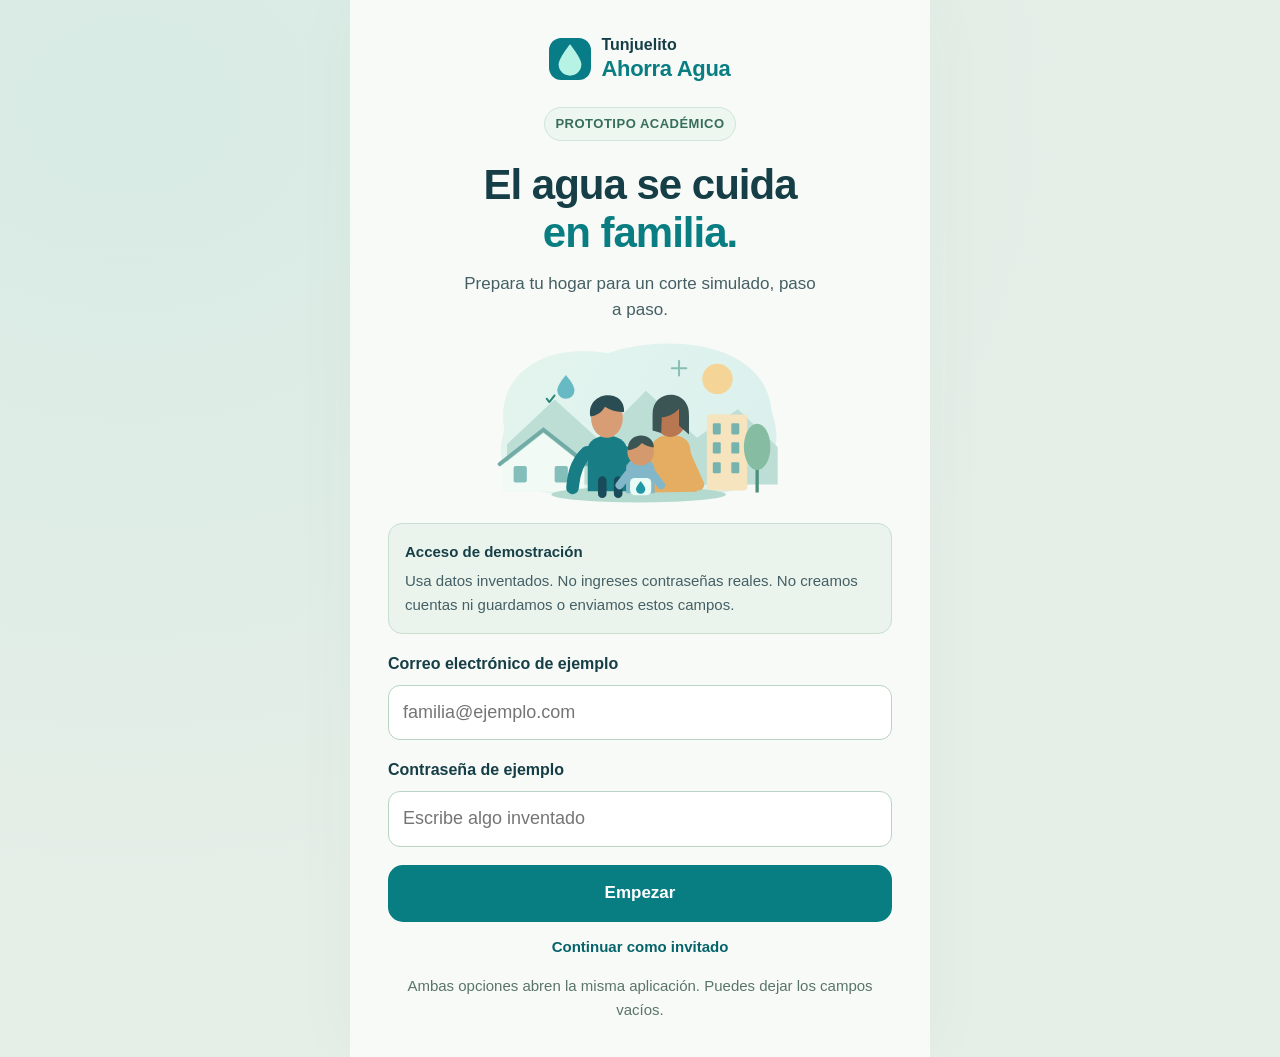
<file: index.html>
<!DOCTYPE html>
<html lang="es">
<head>
    <meta charset="UTF-8">
    <meta name="viewport" content="width=device-width, initial-scale=1.0">

    <meta http-equiv="refresh"
          content="0; url=./TunjuelitoAhorraAgua_V3_Clasica/">

    <title>Tunjuelito Ahorra Agua</title>
</head>
<body>
    <p>Abriendo Tunjuelito Ahorra Agua...</p>

    <a href="./TunjuelitoAhorraAgua_V3_Clasica/">
        Entrar a la aplicación
    </a>
</body>
</html>
</file>
<file: TunjuelitoAhorraAgua_V3_Clasica/css/styles.css>
/* Mobile first. La misma experiencia vertical se conserva en escritorio. */
:root {
  --ink:#163e46; --muted:#455f64; --teal:#087d82; --teal-dark:#05636a;
  --mint:#e4f3ea; --paper:#f7faf7; --line:#d5e4dd; --white:#fff;
  --amber:#81511c; --amber-bg:#fff1dc;
}
*{box-sizing:border-box}
html{scroll-behavior:smooth}
body{margin:0;color:var(--ink);background:var(--paper);font:17px/1.55 'Segoe UI',Arial,sans-serif;overflow-wrap:break-word}
button,input{font:inherit}button,a,input,summary{-webkit-tap-highlight-color:transparent}button,a,summary{touch-action:manipulation}button,summary{cursor:pointer}
a{color:inherit;text-decoration:none}button{border:0}button:disabled{opacity:.38;cursor:default}
button:focus-visible,a:focus-visible,input:focus-visible,summary:focus-visible{outline:3px solid #b67522;outline-offset:3px}
svg{width:24px;height:24px;flex-shrink:0;vertical-align:middle}h1,h2,h3,p{margin:0}h1{font-size:32px;line-height:1.14;letter-spacing:-1px;font-weight:750}h2{font-size:21px;line-height:1.3;letter-spacing:-.4px}h3{font-size:18px;line-height:1.35}p{color:var(--muted)}small{font-size:14px}.muted{color:var(--muted)}
.app{max-width:580px;margin:0 auto;min-height:100vh;background:var(--paper)}
.app-header{display:flex;justify-content:space-between;align-items:center;padding:22px 22px 18px;gap:12px}
.brand{display:flex;gap:10px;align-items:center;font-size:13px;line-height:1.25;min-height:44px;font-weight:650}.brand strong{display:block;font-size:17px;color:var(--teal);letter-spacing:-.3px}.brand-icon{height:42px;width:37px;background:var(--teal);border-radius:15px 15px 15px 4px;display:grid;place-items:center;color:#daf3e9}.brand-icon svg{width:26px;height:26px}.academic{color:#50766c;text-align:right;font-size:9px;letter-spacing:1.2px;line-height:1.6;font-weight:750;border-left:1px solid #cdded7;padding-left:13px}
main{padding:12px 22px 0;min-height:65vh}main:focus{outline:none}.app-footer{text-align:center;font-size:13px;padding:32px 22px 118px;color:#56766c}.app-footer span{font-size:11px;color:var(--muted)}
#bottom-nav{position:fixed;bottom:0;left:50%;transform:translateX(-50%);width:100%;max-width:580px;z-index:20;background:rgba(255,255,255,.98);border-top:1px solid var(--line);display:grid;grid-template-columns:repeat(4,1fr);padding:8px 8px calc(9px + env(safe-area-inset-bottom));box-shadow:0 -6px 24px #254e3c05}
#bottom-nav a{min-height:57px;display:flex;align-items:center;justify-content:center;flex-direction:column;gap:3px;font-size:12px;color:var(--muted);font-weight:600;border-radius:12px}#bottom-nav a>span{display:grid;place-items:center;border-radius:20px;width:49px;height:29px}#bottom-nav a[aria-current]{color:#086e65}#bottom-nav a[aria-current]>span{background:#dcefe6}#bottom-nav a[aria-current] svg{stroke-width:2.1}#bottom-nav svg{width:22px;height:22px}
.welcome{text-align:center;padding-top:4px}.local-pill{display:inline-flex;align-items:center;gap:6px;border:1px solid #d0e6da;background:#edf7ef;color:#376d5b;border-radius:24px;padding:6px 10px;font-size:9px;font-weight:750;letter-spacing:1.4px}.local-pill svg{height:13px;width:13px}.welcome h1{font-size:35px;letter-spacing:-1.3px;line-height:1.13;margin:21px -2px 14px}.welcome h1 em{font-style:normal;color:var(--teal)}.welcome>p{font-size:16px;line-height:1.6;max-width:385px;margin:auto}.family-art{display:block;width:calc(100% + 12px);max-width:480px;height:auto;max-height:220px;margin:12px -6px 17px;object-fit:contain}.welcome-actions{display:grid;gap:11px}.btn{display:flex;align-items:center;justify-content:center;gap:11px;min-height:54px;width:100%;padding:14px 17px;background:var(--teal);border:1.5px solid transparent;color:white;border-radius:15px;font-size:16px;font-weight:650;line-height:1.35;text-align:center}.btn:hover{background:var(--teal-dark)}.btn svg{width:20px;height:20px}.btn.secondary{background:var(--white);color:var(--teal-dark);border-color:#bed9ce}.btn.secondary:hover{background:#eaf6f0}.welcome-actions>.btn{font-size:15px}.resume{display:flex;justify-content:center;align-items:center;min-height:48px;color:var(--teal-dark);font-size:14px;font-weight:650;margin-top:8px}.welcome-promise{display:flex;justify-content:center;gap:12px;font-size:11px;color:#577568;margin:20px 0}.welcome-promise svg{width:13px;height:13px;margin-right:3px}.welcome .note{text-align:left;margin-bottom:0}.note{display:flex;align-items:flex-start;gap:10px;padding:16px;background:#edf5f0;border:1px solid #d9e8df;border-radius:14px;margin:23px 0}.note svg{height:19px;width:19px;color:#47786b;margin-top:2px}.note p{font-size:14px;line-height:1.6;color:#476357}.note.warning{background:#fff3df;border-color:#efddbf}.note.warning p,.note.warning svg{color:#79511e}.note.compact{padding:13px}.note.compact p{font-size:12px}.note strong{color:inherit}.eyebrow{display:block;color:var(--teal);font-size:10px;font-weight:750;letter-spacing:1.6px;margin-bottom:12px}.heading{margin:17px 0 26px}.heading p{font-size:16px;margin-top:13px;line-height:1.6}.back-link{display:inline-flex;align-items:center;gap:6px;color:var(--muted);font-size:14px;min-height:44px;margin-bottom:6px}.back-link svg{width:18px}.stepper{margin-top:8px;margin-bottom:23px}.step-label{display:flex;justify-content:space-between;gap:10px;font-size:11px;font-weight:650;color:var(--teal);letter-spacing:1px}.step-label span:last-child{color:var(--muted);letter-spacing:0;font-weight:400;font-size:12px}.stepper ol{list-style:none;padding:0;margin:6px 0 0;display:grid;grid-template-columns:repeat(4,1fr);gap:6px}.stepper li a{min-height:44px;display:flex;align-items:center;position:relative}.stepper li a::before{content:'';width:100%;height:5px;border-radius:8px;background:#dde8e1}.stepper li.done a::before{background:var(--teal)}.stepper li span{position:absolute;width:25px;height:25px;border-radius:50%;display:grid;place-items:center;background:#e1ece5;font-size:11px;font-weight:700;color:#5c7469}.stepper li.done span{background:var(--teal);color:#fff}.stepper a[aria-current] span{box-shadow:0 0 0 4px #e0eee7}
.surface{background:#fff;border:1px solid var(--line);border-radius:22px;padding:25px 22px}.family-count{text-align:center;padding:27px 16px}.family-count>label{font-size:17px;font-weight:650}.counter{display:flex;justify-content:center;align-items:center;gap:14px;margin:24px 0}.counter button{width:52px;height:52px;border-radius:50%;font-size:27px;font-weight:400;background:#e9f4ed;color:#086f72;flex-shrink:0}.counter input{width:88px;font-size:49px;font-weight:650;text-align:center;border:0;color:var(--ink);background:transparent;line-height:1.2;appearance:textfield;-moz-appearance:textfield;padding:0;min-height:65px}.counter input::-webkit-inner-spin-button,.counter input::-webkit-outer-spin-button{appearance:none}.family-count>.muted{font-size:14px}.plain{border:0;padding:0;margin:27px 0 0;min-width:0}.plain legend{font-size:17px;font-weight:650;margin-bottom:14px}.choice-list,.activity-choices{display:grid;gap:12px}.choice{position:relative;display:flex;gap:13px;align-items:center;min-height:86px;padding:17px 15px;border-radius:17px;border:1.5px solid #d4e3da;background:white;cursor:pointer}.choice input{position:absolute;opacity:0;width:1px;height:1px}.choice:has(input:checked){border-color:#78b5a0;background:#edf7f0}.choice:has(input:focus-visible){outline:3px solid #b67522;outline-offset:3px}.choice-icon{width:42px;height:42px;display:grid;place-items:center;flex-shrink:0;background:#eaf4ed;border-radius:13px;color:var(--teal)}.choice-text{flex:1;min-width:0}.choice strong,.essential strong{font-size:16px;font-weight:650;display:block;line-height:1.35}.choice small,.essential small{display:block;font-size:13px;color:var(--muted);line-height:1.45;margin-top:5px}.choice-check{height:24px;width:24px;border:1.5px solid #adcbc0;border-radius:7px;display:grid;place-items:center;flex-shrink:0;background:white;color:transparent}.choice-check svg{width:16px;height:16px}.choice:has(input:checked) .choice-check{background:#158479;color:#fff;border-color:#158479}.quiet{font-size:14px;color:var(--muted);line-height:1.65;margin:17px 0}.wizard-actions{display:flex;gap:12px;margin-top:28px}.wizard-actions>.back{width:auto;flex-shrink:0;background:transparent;border-color:#cbded2;color:var(--teal-dark);padding:12px 13px;font-size:15px}.save-note{text-align:center;font-size:12px;color:#5a7568;margin-top:14px}.essential{display:flex;align-items:flex-start;gap:13px;padding:16px 15px;border-radius:16px;border:1px solid var(--line);background:#fff}.essential .choice-icon{width:37px;height:37px;border-radius:11px}.essential .choice-icon svg{width:22px}.included{display:flex;gap:5px;align-items:center;font-size:11px;color:#386b56;margin-top:7px}.included svg{height:13px;width:13px}.customize{border:1px solid var(--line);border-radius:17px;background:#fff;margin:22px 0;overflow:hidden}.customize summary{display:flex;align-items:center;gap:11px;padding:17px;min-height:64px;list-style:none;color:var(--ink);font-size:16px;font-weight:650}.customize summary::-webkit-details-marker{display:none}.customize summary>svg{color:var(--teal);height:21px;width:21px}.customize summary>span:first-of-type{flex:1;min-width:0}.customize summary small{display:block;color:var(--muted);font-weight:400;font-size:12px;margin-top:3px}.customize summary>span:last-child:not(:first-of-type){font-size:24px;color:var(--teal);font-weight:400}.customize[open] summary{border-bottom:1px solid var(--line)}.details-content{padding:0 18px 18px}.details-content>p{font-size:15px;margin-top:18px}.field{display:flex;flex-direction:column;gap:8px;font-size:16px;font-weight:600;margin:23px 0}.field input{min-height:53px;padding:13px 14px;width:100%;min-width:0;border:1.5px solid #b9d3c7;border-radius:12px;background:white;color:var(--ink);font-size:18px;font-weight:400}.field small{font-size:13px;color:var(--muted);font-weight:400;line-height:1.5}.form-error{color:#a53d28;font-size:15px;font-weight:600;margin:18px 0}.form-error:empty{display:none}.water-entry{text-align:center;background:#eaf5f0;padding:22px 17px;border-color:#cce1d5}.water-icon{display:flex;align-items:center;justify-content:center;width:54px;height:54px;border-radius:18px;background:#d6eae0;color:#087b7d;margin:0 auto 13px}.water-icon svg{height:31px;width:31px}.water-entry>label{display:block;font-size:16px;font-weight:600}.liters-input{display:flex;justify-content:center;align-items:baseline;gap:8px;margin:10px 0 22px;min-width:0}.liters-input input{width:165px;max-width:70%;font-size:49px;line-height:1.3;text-align:center;background:transparent;border:0;border-bottom:2px solid #99c6b3;border-radius:0;color:var(--ink);font-weight:650;padding:0;appearance:textfield;-moz-appearance:textfield}.liters-input input::-webkit-inner-spin-button,.liters-input input::-webkit-outer-spin-button{appearance:none}.liters-input>span{font-size:17px;color:#48715e}.quick-values{display:flex;justify-content:center;gap:10px}.quick-values button{min-height:44px;min-width:65px;padding:8px 12px;color:var(--teal-dark);background:white;border:1px solid #c5ddcf;border-radius:25px;font-size:14px;font-weight:650}.duration{margin-top:28px}.duration>p{font-size:14px;margin:7px 0 17px}.duration-options{display:grid;grid-template-columns:repeat(3,1fr);gap:10px}.duration-options button{border:1.5px solid #cbded2;background:white;color:var(--ink);border-radius:14px;min-height:66px;font-size:23px;font-weight:650;display:flex;align-items:center;justify-content:center;gap:5px}.duration-options button span{font-size:12px;font-weight:400}.duration-options button[aria-pressed=true]{background:#e1f1e6;border-color:#4c9c86;color:#126c5e}.duration .field{font-size:14px;margin-top:18px}.plan-card{border:1px solid #bedfcf;background:linear-gradient(145deg,#e3f2e7,#e7f5f2);border-radius:24px;padding:25px 19px 18px;text-align:center;position:relative;overflow:hidden}.plan-icon{margin:auto auto 14px;width:47px;height:47px;background:#cce7d9;border-radius:50%;display:grid;place-items:center;color:var(--teal)}.plan-icon svg{height:27px;width:27px}.plan-card>p{font-size:15px;color:#42685c}.plan-number{font-size:62px;letter-spacing:-2.5px;font-weight:750;line-height:1.25;margin:9px 0 20px;color:#135858}.plan-number span{font-size:20px;letter-spacing:0;font-weight:400;display:block;margin-top:0}.available{display:flex;justify-content:space-between;gap:12px;border-top:1px solid #c1dbcb;padding:17px 0;font-size:15px}.available strong{font-size:18px}.balance{display:flex;align-items:flex-start;gap:10px;background:#fff3df;border:1px solid #e5d5b7;padding:14px 12px;border-radius:13px;text-align:left;color:#78501c}.balance-icon{width:25px;height:25px;flex-shrink:0;color:inherit}.balance-icon svg{height:21px;width:21px}.balance strong{font-size:15px;line-height:1.5;display:block}.balance p{font-size:12px;color:inherit;margin-top:5px;line-height:1.6}.balance.enough{background:#f4fcf5;color:#326344;border-color:#b6d7bf}.estimate-caption{font-size:13px;margin:15px 4px 25px;line-height:1.6}.section-title{display:flex;gap:10px;align-items:center;margin:28px 0 20px}.round-icon{width:37px;height:37px;border-radius:12px;background:#e5f1e7;color:#317c65;display:inline-grid;place-items:center;flex-shrink:0}.round-icon svg{height:21px;width:21px}.section-title h2{font-size:20px}.advice-steps{padding:0;list-style:none;counter-reset:advice}.advice-steps li{counter-increment:advice;position:relative;padding:0 0 23px 35px}.advice-steps li::before{content:counter(advice);position:absolute;left:0;top:0;width:24px;height:24px;background:#e1efe4;border-radius:50%;display:grid;place-items:center;font-size:12px;font-weight:650;color:#39775f}.advice-steps strong{font-size:16px}.advice-steps p{font-size:15px;margin-top:7px}.breakdown-row{display:flex;justify-content:space-between;align-items:center;gap:12px;padding:16px 0;border-bottom:1px solid var(--line);font-size:15px}.breakdown-row strong{white-space:nowrap;font-size:15px}.breakdown-row small{font-size:12px;display:block;color:var(--muted);margin-top:5px}.plan-actions{display:grid;gap:12px;margin:26px 0 12px}.extension-note{text-align:center;font-size:11px;margin-top:24px}.wide-link{display:flex;align-items:center;justify-content:center;gap:8px;width:100%;min-height:48px;padding:12px 8px;color:var(--teal-dark);font-size:15px;font-weight:600;background:transparent;text-align:center}.wide-link:hover,.back-link:hover,.resume:hover{text-decoration:underline}.example-list{display:grid;gap:15px}.example{display:flex;align-items:center;gap:14px;min-height:125px;width:100%;padding:20px 16px;border-radius:20px;text-align:left;background:#eaf4ed;color:var(--ink);border:1px solid #cfdfd5}.example.peach{background:#fbf0df;border-color:#ebddc3}.example.blue{background:#eaf3f7;border-color:#d1e0e9}.example>span:nth-child(2){flex:1;min-width:0}.example-icon{display:grid;place-items:center;flex-shrink:0;width:43px;height:54px;border-radius:17px;background:#fff9;color:#467c69}.example-icon svg{height:27px;width:27px}.example>svg{height:19px;width:19px}.example strong{display:block;font-size:17px;line-height:1.3}.example small{display:block;font-size:13px;color:var(--muted);margin:5px 0}.example-description{display:block;font-size:13px;line-height:1.45;color:var(--muted)}.menu-list{background:#fff;border:1px solid var(--line);border-radius:20px;overflow:hidden}.menu-item{display:flex;align-items:center;gap:13px;min-height:85px;padding:19px 16px;border-bottom:1px solid var(--line)}.menu-item:last-child{border-bottom:0}.menu-item>span:nth-child(2){flex:1;min-width:0}.menu-item>strong{flex:1}.menu-item>svg{width:18px;height:18px;color:var(--teal)}.menu-item strong{display:block;font-size:16px;line-height:1.4}.menu-item small{font-size:13px;display:block;line-height:1.5;color:var(--muted);margin-top:4px}.consumption-summary{text-align:center;background:#e9f4ed}.consumption-summary>p,.goal-result>p{font-size:15px}.summary-number{font-size:45px;letter-spacing:-1.5px;line-height:1.3;font-weight:700;margin:12px 0 18px}.summary-number span{display:block;font-size:15px;color:var(--muted);font-weight:400;letter-spacing:0;margin-top:1px}.inline-result{display:flex;justify-content:space-between;gap:12px;align-items:center;padding-top:17px;border-top:1px solid #cbded2;font-size:15px}.spaced{margin-top:28px;margin-bottom:16px}.receipt{border:1px solid var(--line);border-radius:17px;padding:15px 18px;margin-bottom:13px;background:white}.receipt-heading{display:flex;justify-content:space-between;align-items:center;gap:12px}.icon-button{height:44px;min-width:44px;display:grid;place-items:center;font-size:25px;border-radius:12px;background:#edf4ef;color:#496e60}.receipt-type{font-size:12px;color:var(--muted)}.receipt-values{display:flex;justify-content:space-between;align-items:center;gap:12px;margin-top:13px}.receipt-values strong{font-size:20px}.receipt-values span{font-size:14px;color:var(--muted)}.receipt>small{font-size:12px;color:var(--muted)}.bar{height:7px;background:#e1ece5;border-radius:10px;margin:12px 0}.bar span{display:block;height:100%;background:#64a895;border-radius:10px}.empty{padding:30px 18px;border:1px dashed #c1d9cb;border-radius:14px;font-size:16px;text-align:center}.check-row{display:flex;align-items:center;gap:12px;min-height:49px;font-size:16px;line-height:1.5;margin:8px 0;padding:8px 0;cursor:pointer}.check-row input{height:22px;width:22px;accent-color:var(--teal);flex-shrink:0}.habit-result{margin-top:30px;background:#edf5ef}.habit-result h2{font-size:19px}.habit-result>p{font-size:15px;margin-top:10px}.habit-result .quiet{font-size:13px}.goal-result{text-align:center;background:#eaf4ed}.goal-result .round-icon{margin-bottom:14px}.tips{display:grid;gap:16px;margin-bottom:24px}.tip{background:white;border:1px solid var(--line);border-radius:20px;padding:24px 21px}.tip.featured{background:#e5f3e8;border-color:#c8e2d1}.tip h2{margin:16px 0 12px;font-size:22px}.tip p{font-size:16px;line-height:1.65}.tip>small{display:block;font-size:12px;margin-top:16px;color:var(--muted)}.external{display:flex;align-items:center;justify-content:space-between;gap:9px;min-height:44px;padding:11px 0;color:var(--teal-dark);font-size:13px;font-weight:600}.external span{font-size:19px}.tip .external{margin-top:14px}.section-heading{display:flex;align-items:center;justify-content:space-between;gap:12px;margin:25px 0 15px}.section-heading span{font-size:13px;color:var(--muted)}.notice{background:#fff;border:1px solid var(--line);border-radius:17px;padding:20px 18px;margin-bottom:15px}.simulation-label{font-size:10px;line-height:1.6;color:#805721;letter-spacing:.4px;font-weight:750;display:block;margin-bottom:12px}.notice p{font-size:15px;margin-top:10px}.notice .wide-link{justify-content:flex-start;font-size:14px;margin-top:8px;padding-left:0}.source-list{border:1px solid var(--line);background:white;border-radius:16px;padding:4px 17px}.source-list .external{font-size:15px;min-height:58px;border-bottom:1px solid var(--line)}.source-list .external:last-child{border:0}.reset-area{margin-top:30px;padding:24px 18px;background:#eff3ed;border-radius:17px}.reset-area p{font-size:15px;margin:12px 0 20px}.reset-area h2{font-size:20px}
dialog{color:var(--ink);border:1px solid var(--line);border-radius:23px;padding:26px 22px;width:390px;max-width:calc(100% - 30px);box-shadow:0 25px 100px #163e4625}dialog::backdrop{background:#183c3b80;backdrop-filter:blur(3px)}.dialog-icon{background:#e2f0e6;border-radius:15px;display:grid;place-items:center;width:48px;height:48px;color:var(--teal);margin-bottom:18px}dialog h2{font-size:24px}dialog p{font-size:16px;margin-top:14px}.dialog-actions{display:flex;flex-direction:column-reverse;gap:10px;margin-top:25px}#toast{position:fixed;bottom:calc(93px + env(safe-area-inset-bottom));left:50%;transform:translateX(-50%);max-width:calc(100% - 32px);width:max-content;background:#173f41;color:white;font-size:14px;border-radius:13px;padding:14px 18px;z-index:50;pointer-events:none;opacity:0;box-shadow:0 8px 25px #153e4222;transition:opacity .15s}#toast.show{opacity:1}.skip{position:fixed;top:-100px;left:12px;background:white;padding:13px;z-index:99}.skip:focus{top:12px}
@media(min-width:600px){body{background:#e5eee7;background-image:radial-gradient(ellipse at 10% 10%,#d8ebe5,transparent 60%)}.app{border-left:1px solid #d0e1d5;border-right:1px solid #d0e1d5;box-shadow:0 0 70px #245c3b08}.app-header{padding:26px 38px 21px}main{padding:16px 38px 0}h1{font-size:36px}.welcome h1{font-size:45px}.family-art{margin:16px auto 22px;width:100%;max-height:245px}.welcome>p{font-size:17px}.btn{font-size:17px;min-height:57px}.welcome-actions>.btn{font-size:17px}.welcome-promise{font-size:12px;gap:24px}.academic{font-size:10px}.choice{padding:20px;min-height:94px}.essential{padding:20px}.plan-card{padding:32px 27px 25px}.plan-number{font-size:76px}.balance strong{font-size:17px}.balance p{font-size:14px}.plan-card>p{font-size:17px}#bottom-nav{border-left:1px solid #d0e1d5;border-right:1px solid #d0e1d5}.app-footer{padding-bottom:125px}}
@media(max-width:349px){.app-header{padding:17px 16px 15px}main{padding-left:16px;padding-right:16px}.brand{gap:8px}.brand strong{font-size:15px}.academic{font-size:8px;padding-left:8px;letter-spacing:.8px}h1{font-size:29px}.welcome h1{font-size:31px}.welcome>p{font-size:16px}.welcome-actions>.btn{font-size:14px;padding-left:10px;padding-right:10px}.welcome-promise{font-size:10px;gap:8px}.choice{padding:15px 12px;gap:10px}.choice-icon{width:34px;height:36px;border-radius:11px}.choice-icon svg{width:21px}.choice strong{font-size:15px}.choice small{font-size:13px}.choice-check{width:22px;height:22px}.essential{padding:15px 12px;gap:10px}.essential strong{font-size:15px}.wizard-actions{gap:8px}.wizard-actions .btn{font-size:15px;padding:13px 11px}.example{gap:10px;padding:17px 13px}.example-icon{width:34px;height:47px}.example strong{font-size:16px}.example-description{font-size:12px}.duration-options{gap:8px}.duration-options button{gap:3px;font-size:21px}.duration-options button span{font-size:11px}.plan-number{font-size:57px}.plan-card{padding:22px 15px 16px}.balance{padding:13px 10px}.balance strong{font-size:14px}.menu-item{gap:10px;padding:17px 13px}.menu-item strong{font-size:15px}.menu-item small{font-size:13px}.section-title h2{font-size:18px}}
@media(prefers-reduced-motion:reduce){html{scroll-behavior:auto}*{transition:none!important}}

/* Ajustes finales V2: lectura cómoda sin cambiar la estructura móvil. */
small,.note p,.note.compact p,.quiet,.save-note,.choice small,.essential small,
.customize summary small,.field small,.balance p,.estimate-caption,
.breakdown-row small,.extension-note,.example small,.example-description,
.menu-item small,.receipt-type,.receipt>small,.habit-result .quiet,.tip>small,
.external,.section-heading span,.duration>p,.duration .field,.family-count>.muted,
.app-footer,.app-footer span,.resume,.receipt-values span {
  font-size:15px;line-height:1.6;
}
.balance strong{font-size:16px}
#bottom-nav a{font-size:14px}
.academic{font-size:12px;letter-spacing:.4px;color:#365f53}
.local-pill,.eyebrow,.step-label,.step-label span:last-child,.included,
.simulation-label{font-size:13px;letter-spacing:.5px;line-height:1.5}
.welcome-promise{font-size:13px;gap:10px;flex-wrap:wrap;color:#455f53}
.duration-options button{flex-wrap:wrap}
.duration-options button span{font-size:14px}
.simulation-result{font-size:20px;line-height:1.35;letter-spacing:0;color:#135858;margin-bottom:8px}
.plan-card>.simulation-context{font-size:15px;line-height:1.6;color:#365e51;margin-bottom:18px}
.organize-next{padding:22px 18px;border:1px solid #bed9ce;border-radius:18px;background:#fff;margin:22px 0}
.organize-next p{font-size:16px;line-height:1.6;margin:12px 0 18px}
@media(max-width:349px){.academic{padding-left:8px;font-size:12px;letter-spacing:0}.brand{font-size:12px}.brand strong{font-size:14px}#bottom-nav{padding-left:4px;padding-right:4px}.welcome-promise{gap:8px}}

/* V3: extensiones sobre la misma interfaz V2. */
select{font:inherit;color:var(--ink)}
.field select{min-height:53px;padding:13px 32px 13px 14px;width:100%;min-width:0;border:1.5px solid #b9d3c7;border-radius:12px;background:#fff}
select:focus-visible{outline:3px solid #b67522;outline-offset:3px}
input[readonly]{background:#edf5f0}
.comparison,.chart,.period-detail,.reminders{margin:22px 0}
.comparison p,.reminders>p,.period-detail p{margin:13px 0}
.comparison a,.formula-list a,.reminders a:not(.btn){color:var(--teal-dark);text-decoration:underline}
.receipt-actions{display:flex;flex-wrap:wrap;gap:10px}.receipt-actions .btn{flex:1 1 150px;font-size:15px}
.period-detail h2{font-size:18px}.surface+.surface{margin-top:20px}
.pet-entry,.reminder{border-top:1px solid var(--line);padding:18px 0}.reminder p{margin:12px 0}.pet-entry .field{margin:16px 0}
.reference-table{width:100%;border-collapse:collapse;margin-top:18px;font-size:15px;line-height:1.6}
.reference-table thead{position:absolute;width:1px;height:1px;overflow:hidden;clip-path:inset(50%)}
.reference-table tr,.reference-table td{display:block}.reference-table tr{padding:15px 0;border-bottom:1px solid var(--line)}.reference-table tr:last-child{border:0}
.reference-table td{padding:5px 0}.reference-table td::before{content:attr(data-label) ': ';font-weight:650}.reference-table .external{display:inline-flex;gap:10px;font-size:15px}.reference-table td:first-child{font-size:17px;font-weight:650}
.formula-list{padding-left:22px;line-height:1.65}.formula-list li{margin-bottom:12px}
#contenido>.surface>p{margin-top:13px}#contenido>.surface>h2:not(:first-child){margin-top:24px}
@media(max-width:349px){.surface{padding:21px 17px}.inline-result{flex-wrap:wrap}.breakdown-row{flex-wrap:wrap}}

/* Ajustes de las dos variantes V3: misma paleta y distribución Mobile First. */
.source-card{margin:12px 0}.source-card summary{align-items:flex-start}
.source-value{display:block;color:var(--teal-dark);margin-top:6px;font-size:18px;line-height:1.45}
.source-card summary small{margin-top:6px}
.guide-progress{margin:12px 0 24px}
.guide-progress .step-label{gap:12px;align-items:center}
.guide-track{display:flex;gap:5px;margin-top:10px}
.guide-track span{height:5px;flex:1;background:#d5e4dd;border-radius:4px}
.guide-track .done{background:var(--teal)}
.guide-gate h1{font-size:28px}.guide-gate p{margin:16px 0 22px}
.guide-gate{margin-top:24px}

/* Gráfica vertical de recibos: eje fijo y desplazamiento solo dentro del gráfico. */
.receipt-chart{display:grid;grid-template-columns:52px minmax(0,1fr);gap:7px;margin-top:6px;--plot-height:230px;--plot-top:48px}
.receipt-chart-axis{height:var(--plot-height);position:relative;margin-top:var(--plot-top);color:var(--muted);font-size:13px;line-height:1}
.receipt-chart-axis>span{position:absolute;right:0;transform:translateY(50%);white-space:nowrap}
.receipt-chart-scroll{min-width:0;overflow-x:auto;padding:var(--plot-top) 3px 6px;overscroll-behavior-x:contain;scrollbar-color:#78b5a0 #edf5f0;scrollbar-width:thin;border-radius:3px}
.receipt-chart-scroll:focus-visible{outline:3px solid #b67522;outline-offset:3px}
.receipt-chart-columns{display:grid;position:relative;min-width:calc(var(--recibos) * 86px);width:100%}
.receipt-chart-grid{position:absolute;left:0;right:0;top:0;height:var(--plot-height);border-left:1px solid var(--line);pointer-events:none}
.receipt-chart-grid>span{position:absolute;left:0;right:0;border-top:1px solid #e0eae4}
.receipt-chart-grid>span:first-child{border-color:#a9c6ba}
.receipt-chart-column{position:relative;display:grid;grid-template-rows:var(--plot-height) auto;align-content:start;padding:0;margin:0;min-width:0;background:transparent;color:var(--ink);text-align:center;border-radius:8px;isolation:isolate}
.receipt-chart-column:focus-visible{outline:3px solid #b67522;outline-offset:-2px}
.receipt-chart-track{display:block;position:relative;height:var(--plot-height)}
.receipt-chart-bar{position:absolute;bottom:0;left:50%;transform:translateX(-50%);width:52px;max-width:62%;height:var(--altura);background:#64a895;border-radius:7px 7px 0 0}
.receipt-chart-column[aria-pressed=true] .receipt-chart-bar,.receipt-chart-column:hover .receipt-chart-bar{background:var(--teal)}
.receipt-chart-bar.is-zero{height:0;border-top:2px solid var(--teal);border-radius:0}
.receipt-chart-value{position:absolute;bottom:calc(var(--altura) + 7px);left:0;right:0;display:block;line-height:1.2;padding:0 2px}
.receipt-chart-value strong{display:block;font-size:15px;white-space:nowrap;font-variant-numeric:tabular-nums}
.receipt-chart-value small{display:block;font-size:13px;line-height:1.4;color:var(--muted);font-weight:400;margin-top:2px}
.receipt-chart-label{display:block;padding:13px 5px 9px;font-size:14px;font-weight:600;line-height:1.45;max-width:140px;justify-self:center;overflow-wrap:break-word}
.receipt-chart-column[aria-pressed=true] .receipt-chart-label{color:var(--teal-dark);text-decoration:underline;text-underline-offset:4px}
.receipt-chart-hint{font-size:14px;line-height:1.6;color:var(--muted);margin-top:12px}
@media(min-width:600px){.receipt-chart{--plot-height:260px}.receipt-chart-bar{width:60px}}
</file>
<file: TunjuelitoAhorraAgua_V3_Clasica/css/acceso-demo.css>
/* Bienvenida independiente: puede eliminarse junto con acceso-demo.js. */
[hidden]{display:none!important}
.demo-access{max-width:580px;min-height:100vh;margin:auto;background:var(--paper)}
.demo-access-inner{padding:28px 22px 35px}
.demo-access .brand{justify-content:center;margin-bottom:24px;font-size:16px}
.demo-access .brand strong{font-size:22px}
.demo-access .local-pill{display:table;margin:0 auto 20px}
.demo-access h1{text-align:center;font-size:36px;line-height:1.15;outline:none}
.demo-access em{font-style:normal;color:var(--teal)}
.demo-access h1+p{text-align:center;margin:14px auto 0;max-width:360px}
.demo-art{display:block;width:100%;height:auto;max-height:175px;object-fit:contain;margin:12px auto}
.demo-info{border:1px solid #c8dfd1;background:#eaf4ed;border-radius:14px;padding:16px;font-size:15px;line-height:1.6}
.demo-info p{margin-top:5px}
.demo-access .field{margin:18px 0;font-size:16px}
.demo-access .save-note{margin-top:4px}
@media(min-width:600px){.demo-access-inner{padding:35px 38px}.demo-access{box-shadow:0 0 70px #245c3b08}.demo-access h1{font-size:42px}}
</file>
